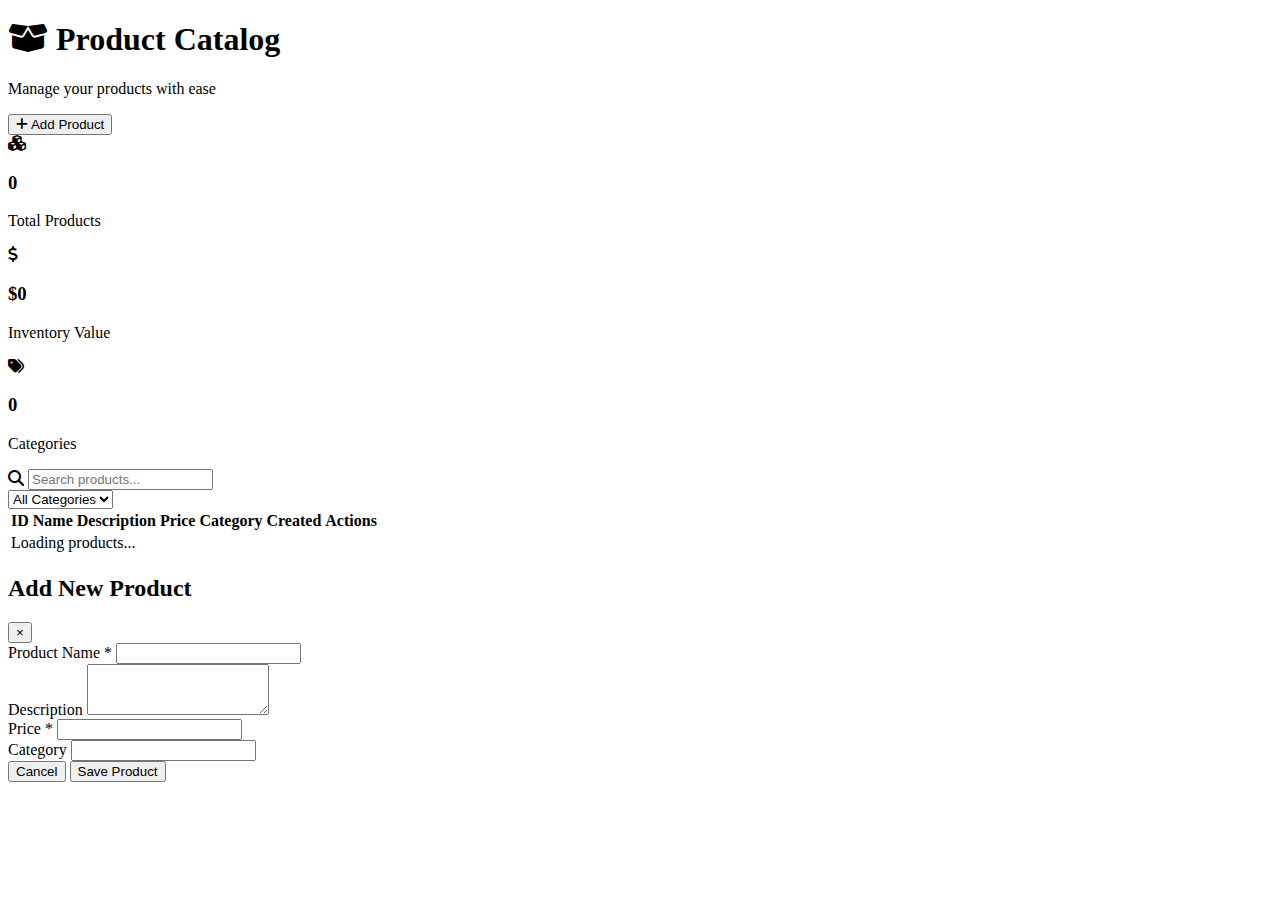
<file: product-catalog-api/src/main/resources/templates/index.html>
<!DOCTYPE html>
<html xmlns:th="http://www.thymeleaf.org">
<head>
    <meta charset="UTF-8">
    <meta name="viewport" content="width=device-width, initial-scale=1.0">
    <title>Product Catalog Dashboard</title>
    <link rel="stylesheet" th:href="@{/css/style.css}">
    <link rel="stylesheet" href="https://cdnjs.cloudflare.com/ajax/libs/font-awesome/6.4.0/css/all.min.css">
    <link href="https://fonts.googleapis.com/css2?family=Inter:wght@300;400;500;600;700&display=swap" rel="stylesheet">
</head>
<body>
<div class="container">
    <!-- Header -->
    <header class="header">
        <div class="header-content">
            <h1><i class="fas fa-box-open"></i> Product Catalog</h1>
            <p class="subtitle">Manage your products with ease</p>
        </div>
        <div class="header-actions">
            <button class="btn btn-primary" onclick="showAddForm()">
                <i class="fas fa-plus"></i> Add Product
            </button>
        </div>
    </header>

    <!-- Stats Cards -->
    <div class="stats-grid">
        <div class="stat-card">
            <div class="stat-icon">
                <i class="fas fa-cubes"></i>
            </div>
            <div class="stat-info">
                <h3 id="totalProducts">0</h3>
                <p>Total Products</p>
            </div>
        </div>
        <div class="stat-card">
            <div class="stat-icon">
                <i class="fas fa-dollar-sign"></i>
            </div>
            <div class="stat-info">
                <h3 id="inventoryValue">$0</h3>
                <p>Inventory Value</p>
            </div>
        </div>
        <div class="stat-card">
            <div class="stat-icon">
                <i class="fas fa-tags"></i>
            </div>
            <div class="stat-info">
                <h3 id="categoryCount">0</h3>
                <p>Categories</p>
            </div>
        </div>
    </div>

    <!-- Controls -->
    <div class="controls">
        <div class="search-box">
            <i class="fas fa-search"></i>
            <input type="text" id="searchInput" placeholder="Search products..." onkeyup="searchProducts()">
        </div>
        <select id="categoryFilter" onchange="filterByCategory()" class="filter-select">
            <option value="">All Categories</option>
            <!-- Categories will be populated dynamically -->
        </select>
    </div>

    <!-- Products Table -->
    <div class="table-container">
        <table>
            <thead>
            <tr>
                <th>ID</th>
                <th>Name</th>
                <th>Description</th>
                <th>Price</th>
                <th>Category</th>
                <th>Created</th>
                <th>Actions</th>
            </tr>
            </thead>
            <tbody id="productsTable">
            <!-- Products will be loaded here -->
            <tr>
                <td colspan="7" class="loading">Loading products...</td>
            </tr>
            </tbody>
        </table>
    </div>

    <!-- Add/Edit Modal -->
    <div id="productModal" class="modal">
        <div class="modal-content">
            <div class="modal-header">
                <h2 id="modalTitle">Add New Product</h2>
                <button class="close-btn" onclick="closeModal()">&times;</button>
            </div>
            <div class="modal-body">
                <form id="productForm" onsubmit="saveProduct(event)">
                    <input type="hidden" id="productId">

                    <div class="form-group">
                        <label for="name">Product Name *</label>
                        <input type="text" id="name" required>
                    </div>

                    <div class="form-group">
                        <label for="description">Description</label>
                        <textarea id="description" rows="3"></textarea>
                    </div>

                    <div class="form-row">
                        <div class="form-group">
                            <label for="price">Price *</label>
                            <input type="number" id="price" step="0.01" min="0" required>
                        </div>

                        <div class="form-group">
                            <label for="category">Category</label>
                            <input type="text" id="category" list="categories">
                            <datalist id="categories">
                                <!-- Categories will be populated -->
                            </datalist>
                        </div>
                    </div>

                    <div class="form-actions">
                        <button type="button" class="btn btn-secondary" onclick="closeModal()">Cancel</button>
                        <button type="submit" class="btn btn-primary">Save Product</button>
                    </div>
                </form>
            </div>
        </div>
    </div>
</div>

<script th:src="@{/js/script.js}"></script>
</body>
</html>
</file>
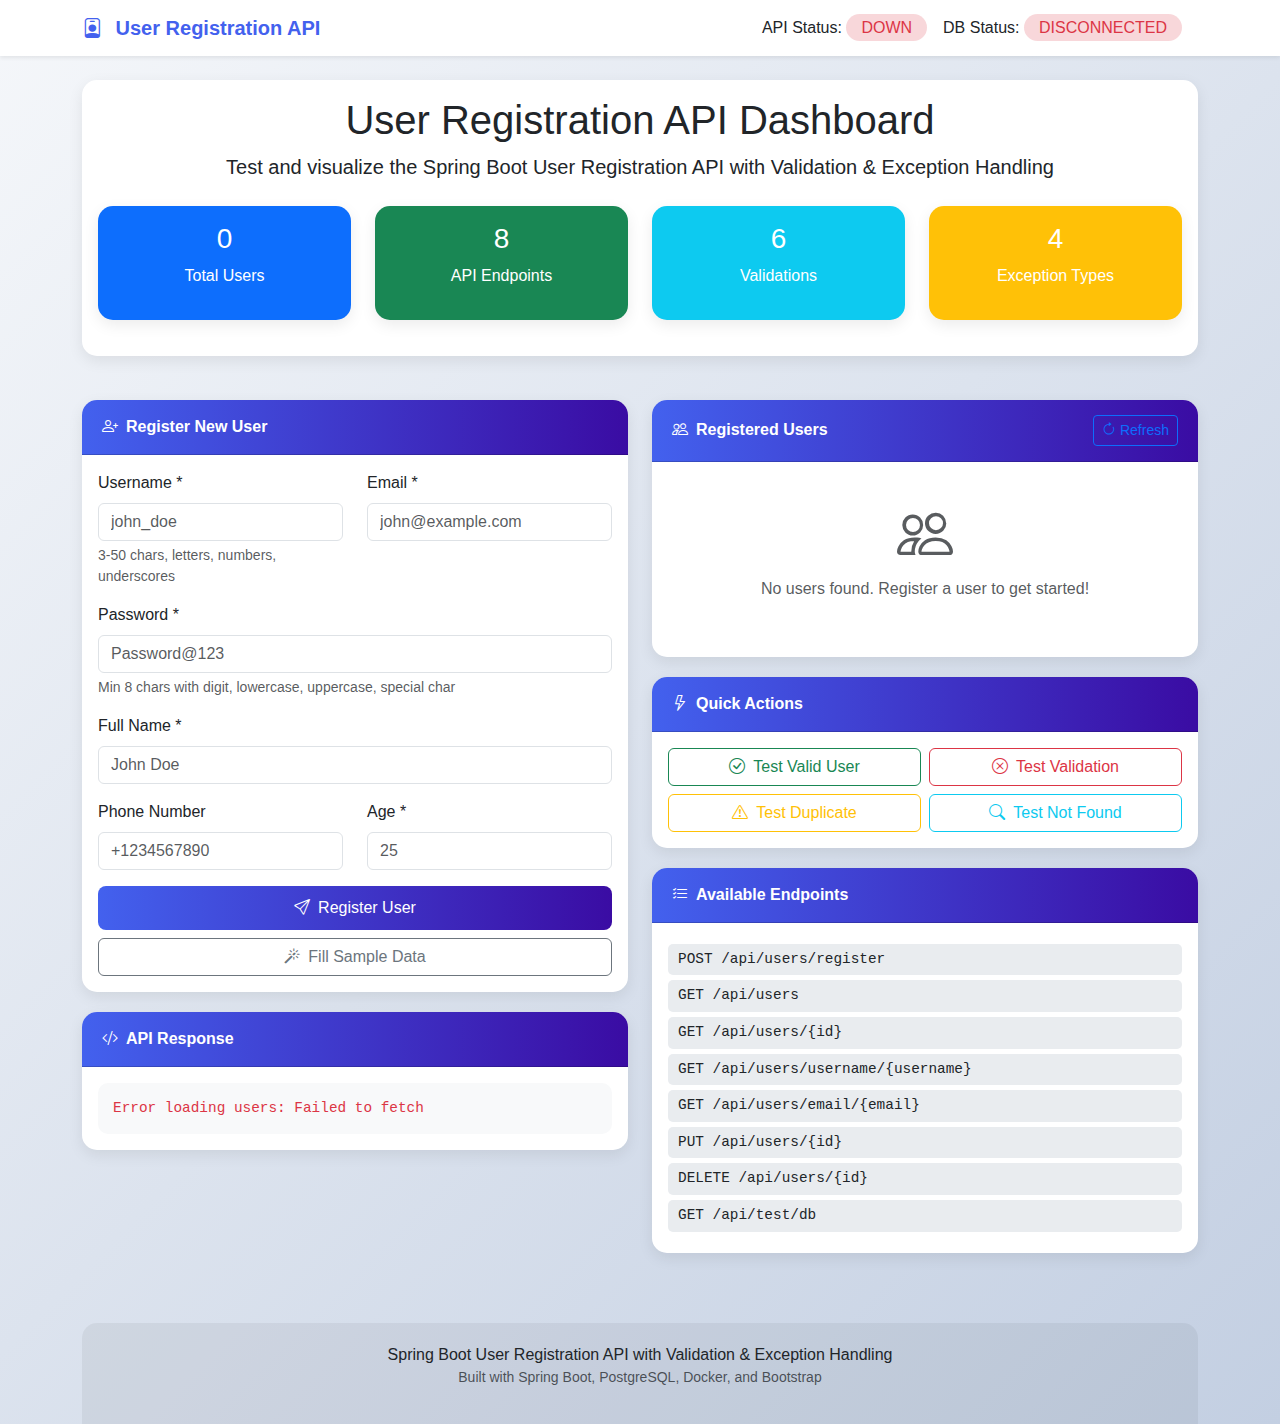
<file: user-registration/src/main/resources/templates/index.html>
<!DOCTYPE html>
<html lang="en" xmlns:th="http://www.thymeleaf.org">
<head>
    <meta charset="UTF-8">
    <meta name="viewport" content="width=device-width, initial-scale=1.0">
    <title>User Registration API Dashboard</title>

    <!-- Bootstrap 5 CSS -->
    <link href="https://cdn.jsdelivr.net/npm/bootstrap@5.3.0/dist/css/bootstrap.min.css" rel="stylesheet">
    <!-- Bootstrap Icons -->
    <link rel="stylesheet" href="https://cdn.jsdelivr.net/npm/bootstrap-icons@1.10.0/font/bootstrap-icons.css">

    <style>
        :root {
            --primary-color: #4361ee;
            --secondary-color: #3a0ca3;
            --success-color: #4cc9f0;
            --light-bg: #f8f9fa;
            --dark-bg: #212529;
        }

        body {
            font-family: 'Segoe UI', Tahoma, Geneva, Verdana, sans-serif;
            background: linear-gradient(135deg, #f5f7fa 0%, #c3cfe2 100%);
            min-height: 100vh;
        }

        .navbar-brand {
            font-weight: 600;
            color: var(--primary-color) !important;
        }

        .card {
            border: none;
            border-radius: 15px;
            box-shadow: 0 5px 15px rgba(0,0,0,0.08);
            transition: transform 0.3s;
            margin-bottom: 20px;
        }

        .card:hover {
            transform: translateY(-5px);
        }

        .card-header {
            background: linear-gradient(90deg, var(--primary-color), var(--secondary-color));
            color: white;
            border-radius: 15px 15px 0 0 !important;
            padding: 15px 20px;
            font-weight: 600;
        }

        .btn-primary {
            background: linear-gradient(90deg, var(--primary-color), var(--secondary-color));
            border: none;
            padding: 10px 25px;
            border-radius: 8px;
            font-weight: 500;
        }

        .btn-primary:hover {
            transform: translateY(-2px);
            box-shadow: 0 5px 15px rgba(67, 97, 238, 0.3);
        }

        .api-status {
            padding: 5px 15px;
            border-radius: 20px;
            font-weight: 500;
        }

        .status-up {
            background-color: rgba(76, 201, 240, 0.2);
            color: #4cc9f0;
        }

        .status-down {
            background-color: rgba(220, 53, 69, 0.2);
            color: #dc3545;
        }

        .user-card {
            border-left: 4px solid var(--primary-color);
        }

        .form-control:focus {
            border-color: var(--primary-color);
            box-shadow: 0 0 0 0.25rem rgba(67, 97, 238, 0.25);
        }

        .response-box {
            background-color: #f8f9fa;
            border-radius: 10px;
            padding: 15px;
            max-height: 300px;
            overflow-y: auto;
            font-family: 'Courier New', monospace;
            font-size: 0.9rem;
        }

        .badge {
            padding: 5px 10px;
            border-radius: 10px;
        }

        footer {
            margin-top: 50px;
            padding: 20px 0;
            background-color: rgba(0,0,0,0.05);
            border-radius: 15px 15px 0 0;
        }

        .endpoint {
            background-color: #e9ecef;
            padding: 5px 10px;
            border-radius: 5px;
            font-family: monospace;
            font-size: 0.9rem;
            margin: 5px 0;
        }
    </style>
</head>
<body>
<!-- Navigation -->
<nav class="navbar navbar-expand-lg navbar-light bg-white shadow-sm">
    <div class="container">
        <a class="navbar-brand" href="#">
            <i class="bi bi-person-badge me-2"></i>
            User Registration API
        </a>
        <div class="d-flex align-items-center">
            <span class="me-3">API Status: <span id="apiStatus" class="api-status status-up">Checking...</span></span>
            <span class="me-3">DB Status: <span id="dbStatus" class="api-status">Checking...</span></span>
        </div>
    </div>
</nav>

<div class="container mt-4">
    <!-- Header -->
    <div class="row mb-4">
        <div class="col-12">
            <div class="card">
                <div class="card-body text-center">
                    <h1 class="display-6">User Registration API Dashboard</h1>
                    <p class="lead">Test and visualize the Spring Boot User Registration API with Validation & Exception Handling</p>
                    <div class="row mt-4">
                        <div class="col-md-3">
                            <div class="card bg-primary text-white">
                                <div class="card-body">
                                    <h3 id="totalUsers">0</h3>
                                    <p>Total Users</p>
                                </div>
                            </div>
                        </div>
                        <div class="col-md-3">
                            <div class="card bg-success text-white">
                                <div class="card-body">
                                    <h3 id="activeEndpoints">8</h3>
                                    <p>API Endpoints</p>
                                </div>
                            </div>
                        </div>
                        <div class="col-md-3">
                            <div class="card bg-info text-white">
                                <div class="card-body">
                                    <h3 id="validations">6</h3>
                                    <p>Validations</p>
                                </div>
                            </div>
                        </div>
                        <div class="col-md-3">
                            <div class="card bg-warning text-white">
                                <div class="card-body">
                                    <h3 id="exceptions">4</h3>
                                    <p>Exception Types</p>
                                </div>
                            </div>
                        </div>
                    </div>
                </div>
            </div>
        </div>
    </div>

    <div class="row">
        <!-- Left Column: User Registration Form -->
        <div class="col-md-6">
            <div class="card">
                <div class="card-header">
                    <i class="bi bi-person-plus me-2"></i>Register New User
                </div>
                <div class="card-body">
                    <form id="registerForm">
                        <div class="row">
                            <div class="col-md-6 mb-3">
                                <label for="username" class="form-label">Username *</label>
                                <input type="text" class="form-control" id="username"
                                       placeholder="john_doe" required>
                                <div class="form-text">3-50 chars, letters, numbers, underscores</div>
                            </div>
                            <div class="col-md-6 mb-3">
                                <label for="email" class="form-label">Email *</label>
                                <input type="email" class="form-control" id="email"
                                       placeholder="john@example.com" required>
                            </div>
                        </div>

                        <div class="mb-3">
                            <label for="password" class="form-label">Password *</label>
                            <input type="password" class="form-control" id="password"
                                   placeholder="Password@123" required>
                            <div class="form-text">Min 8 chars with digit, lowercase, uppercase, special char</div>
                        </div>

                        <div class="mb-3">
                            <label for="fullName" class="form-label">Full Name *</label>
                            <input type="text" class="form-control" id="fullName"
                                   placeholder="John Doe" required>
                        </div>

                        <div class="row">
                            <div class="col-md-6 mb-3">
                                <label for="phoneNumber" class="form-label">Phone Number</label>
                                <input type="text" class="form-control" id="phoneNumber"
                                       placeholder="+1234567890">
                            </div>
                            <div class="col-md-6 mb-3">
                                <label for="age" class="form-label">Age *</label>
                                <input type="number" class="form-control" id="age"
                                       placeholder="25" min="18" max="150" required>
                            </div>
                        </div>

                        <div class="d-grid gap-2">
                            <button type="submit" class="btn btn-primary">
                                <i class="bi bi-send me-2"></i>Register User
                            </button>
                            <button type="button" class="btn btn-outline-secondary" onclick="fillSampleData()">
                                <i class="bi bi-magic me-2"></i>Fill Sample Data
                            </button>
                        </div>
                    </form>
                </div>
            </div>

            <!-- API Response Display -->
            <div class="card mt-3">
                <div class="card-header">
                    <i class="bi bi-code-slash me-2"></i>API Response
                </div>
                <div class="card-body">
                    <div id="apiResponse" class="response-box">
                        Response will appear here...
                    </div>
                </div>
            </div>
        </div>

        <!-- Right Column: User List & Actions -->
        <div class="col-md-6">
            <!-- User List -->
            <div class="card">
                <div class="card-header d-flex justify-content-between align-items-center">
                    <span><i class="bi bi-people me-2"></i>Registered Users</span>
                    <button class="btn btn-sm btn-outline-primary" onclick="loadUsers()">
                        <i class="bi bi-arrow-clockwise"></i> Refresh
                    </button>
                </div>
                <div class="card-body">
                    <div id="userList">
                        <div class="text-center text-muted py-4">
                            <i class="bi bi-people display-4"></i>
                            <p class="mt-2">No users found. Register a user to get started!</p>
                        </div>
                    </div>
                </div>
            </div>

            <!-- Quick Actions -->
            <div class="card">
                <div class="card-header">
                    <i class="bi bi-lightning me-2"></i>Quick Actions
                </div>
                <div class="card-body">
                    <div class="row g-2">
                        <div class="col-md-6">
                            <button class="btn btn-outline-success w-100" onclick="testValidUser()">
                                <i class="bi bi-check-circle me-2"></i>Test Valid User
                            </button>
                        </div>
                        <div class="col-md-6">
                            <button class="btn btn-outline-danger w-100" onclick="testInvalidUser()">
                                <i class="bi bi-x-circle me-2"></i>Test Validation
                            </button>
                        </div>
                        <div class="col-md-6">
                            <button class="btn btn-outline-warning w-100" onclick="testDuplicateUser()">
                                <i class="bi bi-exclamation-triangle me-2"></i>Test Duplicate
                            </button>
                        </div>
                        <div class="col-md-6">
                            <button class="btn btn-outline-info w-100" onclick="testNotFound()">
                                <i class="bi bi-search me-2"></i>Test Not Found
                            </button>
                        </div>
                    </div>
                </div>
            </div>

            <!-- API Endpoints -->
            <div class="card">
                <div class="card-header">
                    <i class="bi bi-list-check me-2"></i>Available Endpoints
                </div>
                <div class="card-body">
                    <div class="endpoint">POST /api/users/register</div>
                    <div class="endpoint">GET  /api/users</div>
                    <div class="endpoint">GET  /api/users/{id}</div>
                    <div class="endpoint">GET  /api/users/username/{username}</div>
                    <div class="endpoint">GET  /api/users/email/{email}</div>
                    <div class="endpoint">PUT  /api/users/{id}</div>
                    <div class="endpoint">DELETE /api/users/{id}</div>
                    <div class="endpoint">GET  /api/test/db</div>
                </div>
            </div>
        </div>
    </div>

    <!-- Footer -->
    <footer class="text-center">
        <p class="mb-0">Spring Boot User Registration API with Validation & Exception Handling</p>
        <p class="text-muted small">Built with Spring Boot, PostgreSQL, Docker, and Bootstrap</p>
    </footer>
</div>

<!-- JavaScript -->
<script src="https://cdn.jsdelivr.net/npm/bootstrap@5.3.0/dist/js/bootstrap.bundle.min.js"></script>
<script>
    // API Base URL
    const API_BASE_URL = 'http://localhost:8080/api';

    // Check API status on page load
    document.addEventListener('DOMContentLoaded', function() {
        checkApiStatus();
        checkDbStatus();
        loadUsers();
    });

    // Check if API is running
    async function checkApiStatus() {
        try {
            const response = await fetch(`${API_BASE_URL}/test/ping`);
            if (response.ok) {
                document.getElementById('apiStatus').className = 'api-status status-up';
                document.getElementById('apiStatus').textContent = 'UP';
            } else {
                document.getElementById('apiStatus').className = 'api-status status-down';
                document.getElementById('apiStatus').textContent = 'DOWN';
            }
        } catch (error) {
            document.getElementById('apiStatus').className = 'api-status status-down';
            document.getElementById('apiStatus').textContent = 'DOWN';
        }
    }

    // Check database connection
    async function checkDbStatus() {
        try {
            const response = await fetch(`${API_BASE_URL}/test/db`);
            if (response.ok) {
                document.getElementById('dbStatus').className = 'api-status status-up';
                document.getElementById('dbStatus').textContent = 'CONNECTED';
            } else {
                document.getElementById('dbStatus').className = 'api-status status-down';
                document.getElementById('dbStatus').textContent = 'DISCONNECTED';
            }
        } catch (error) {
            document.getElementById('dbStatus').className = 'api-status status-down';
            document.getElementById('dbStatus').textContent = 'DISCONNECTED';
        }
    }

    // Load all users
    async function loadUsers() {
        try {
            const response = await fetch(`${API_BASE_URL}/users`);
            const users = await response.json();

            const userList = document.getElementById('userList');
            const totalUsers = document.getElementById('totalUsers');

            totalUsers.textContent = users.length;

            if (users.length === 0) {
                userList.innerHTML = `
                        <div class="text-center text-muted py-4">
                            <i class="bi bi-people display-4"></i>
                            <p class="mt-2">No users found. Register a user to get started!</p>
                        </div>
                    `;
                return;
            }

            let html = '<div class="row">';
            users.forEach(user => {
                html += `
                        <div class="col-md-6 mb-3">
                            <div class="card user-card">
                                <div class="card-body">
                                    <h6 class="card-title">${user.fullName}</h6>
                                    <p class="card-text small mb-1">
                                        <i class="bi bi-person me-1"></i> ${user.username}
                                    </p>
                                    <p class="card-text small mb-1">
                                        <i class="bi bi-envelope me-1"></i> ${user.email}
                                    </p>
                                    <p class="card-text small mb-2">
                                        <i class="bi bi-calendar me-1"></i> Age: ${user.age}
                                    </p>
                                    <div class="d-flex justify-content-between">
                                        <button class="btn btn-sm btn-outline-primary" onclick="getUserById(${user.id})">
                                            <i class="bi bi-eye"></i>
                                        </button>
                                        <button class="btn btn-sm btn-outline-danger" onclick="deleteUser(${user.id})">
                                            <i class="bi bi-trash"></i>
                                        </button>
                                    </div>
                                </div>
                            </div>
                        </div>
                    `;
            });
            html += '</div>';
            userList.innerHTML = html;

        } catch (error) {
            showResponse('Error loading users: ' + error.message, 'error');
        }
    }

    // Handle form submission
    document.getElementById('registerForm').addEventListener('submit', async function(e) {
        e.preventDefault();

        const userData = {
            username: document.getElementById('username').value,
            email: document.getElementById('email').value,
            password: document.getElementById('password').value,
            fullName: document.getElementById('fullName').value,
            phoneNumber: document.getElementById('phoneNumber').value || null,
            age: parseInt(document.getElementById('age').value)
        };

        try {
            const response = await fetch(`${API_BASE_URL}/users/register`, {
                method: 'POST',
                headers: {
                    'Content-Type': 'application/json'
                },
                body: JSON.stringify(userData)
            });

            const result = await response.json();

            if (response.ok) {
                showResponse(JSON.stringify(result, null, 2), 'success');
                loadUsers();
                clearForm();
            } else {
                showResponse(JSON.stringify(result, null, 2), 'error');
            }
        } catch (error) {
            showResponse('Error: ' + error.message, 'error');
        }
    });

    // Get user by ID
    async function getUserById(id) {
        try {
            const response = await fetch(`${API_BASE_URL}/users/${id}`);
            const result = await response.json();
            showResponse(JSON.stringify(result, null, 2), response.ok ? 'success' : 'error');
        } catch (error) {
            showResponse('Error: ' + error.message, 'error');
        }
    }

    // Delete user
    async function deleteUser(id) {
        if (!confirm('Are you sure you want to delete this user?')) return;

        try {
            const response = await fetch(`${API_BASE_URL}/users/${id}`, {
                method: 'DELETE'
            });

            if (response.ok) {
                showResponse('User deleted successfully!', 'success');
                loadUsers();
            } else {
                const error = await response.json();
                showResponse(JSON.stringify(error, null, 2), 'error');
            }
        } catch (error) {
            showResponse('Error: ' + error.message, 'error');
        }
    }

    // Test functions
    function testValidUser() {
        document.getElementById('username').value = 'test_user_' + Date.now();
        document.getElementById('email').value = 'test' + Date.now() + '@example.com';
        document.getElementById('password').value = 'Test@1234';
        document.getElementById('fullName').value = 'Test User';
        document.getElementById('phoneNumber').value = '+1234567890';
        document.getElementById('age').value = 25;
        showResponse('Sample valid data filled. Click "Register User" to test.', 'info');
    }

    function testInvalidUser() {
        document.getElementById('username').value = 'ab';  // Too short
        document.getElementById('email').value = 'invalid-email';
        document.getElementById('password').value = '123';
        document.getElementById('fullName').value = '';
        document.getElementById('age').value = 15;  // Too young
        showResponse('Invalid data filled. Click "Register User" to test validation errors.', 'warning');
    }

    async function testDuplicateUser() {
        // First get existing users to find a duplicate
        try {
            const response = await fetch(`${API_BASE_URL}/users`);
            const users = await response.json();

            if (users.length > 0) {
                const existingUser = users[0];
                document.getElementById('username').value = existingUser.username;
                document.getElementById('email').value = existingUser.email;
                document.getElementById('password').value = 'Test@1234';
                document.getElementById('fullName').value = 'Duplicate User';
                document.getElementById('age').value = 30;
                showResponse('Duplicate data filled. Click "Register User" to test duplicate exception.', 'warning');
            } else {
                showResponse('No existing users found. Register a user first.', 'info');
            }
        } catch (error) {
            showResponse('Error: ' + error.message, 'error');
        }
    }

    async function testNotFound() {
        try {
            const response = await fetch(`${API_BASE_URL}/users/999999`);
            const result = await response.json();
            showResponse(JSON.stringify(result, null, 2), 'error');
        } catch (error) {
            showResponse('Error: ' + error.message, 'error');
        }
    }

    function fillSampleData() {
        document.getElementById('username').value = 'john_doe';
        document.getElementById('email').value = 'john@example.com';
        document.getElementById('password').value = 'Password@123';
        document.getElementById('fullName').value = 'John Doe';
        document.getElementById('phoneNumber').value = '+1234567890';
        document.getElementById('age').value = 25;
        showResponse('Sample data filled. Click "Register User" to test.', 'info');
    }

    // Clear form
    function clearForm() {
        document.getElementById('registerForm').reset();
    }

    // Show response in the response box
    function showResponse(message, type = 'info') {
        const responseBox = document.getElementById('apiResponse');
        responseBox.textContent = message;

        // Remove existing color classes
        responseBox.classList.remove('text-success', 'text-danger', 'text-warning', 'text-info');

        // Add appropriate color class
        switch(type) {
            case 'success':
                responseBox.classList.add('text-success');
                break;
            case 'error':
                responseBox.classList.add('text-danger');
                break;
            case 'warning':
                responseBox.classList.add('text-warning');
                break;
            case 'info':
                responseBox.classList.add('text-info');
                break;
        }

        // Scroll to response box
        responseBox.scrollIntoView({ behavior: 'smooth', block: 'nearest' });
    }
</script>
</body>
</html>
</file>
